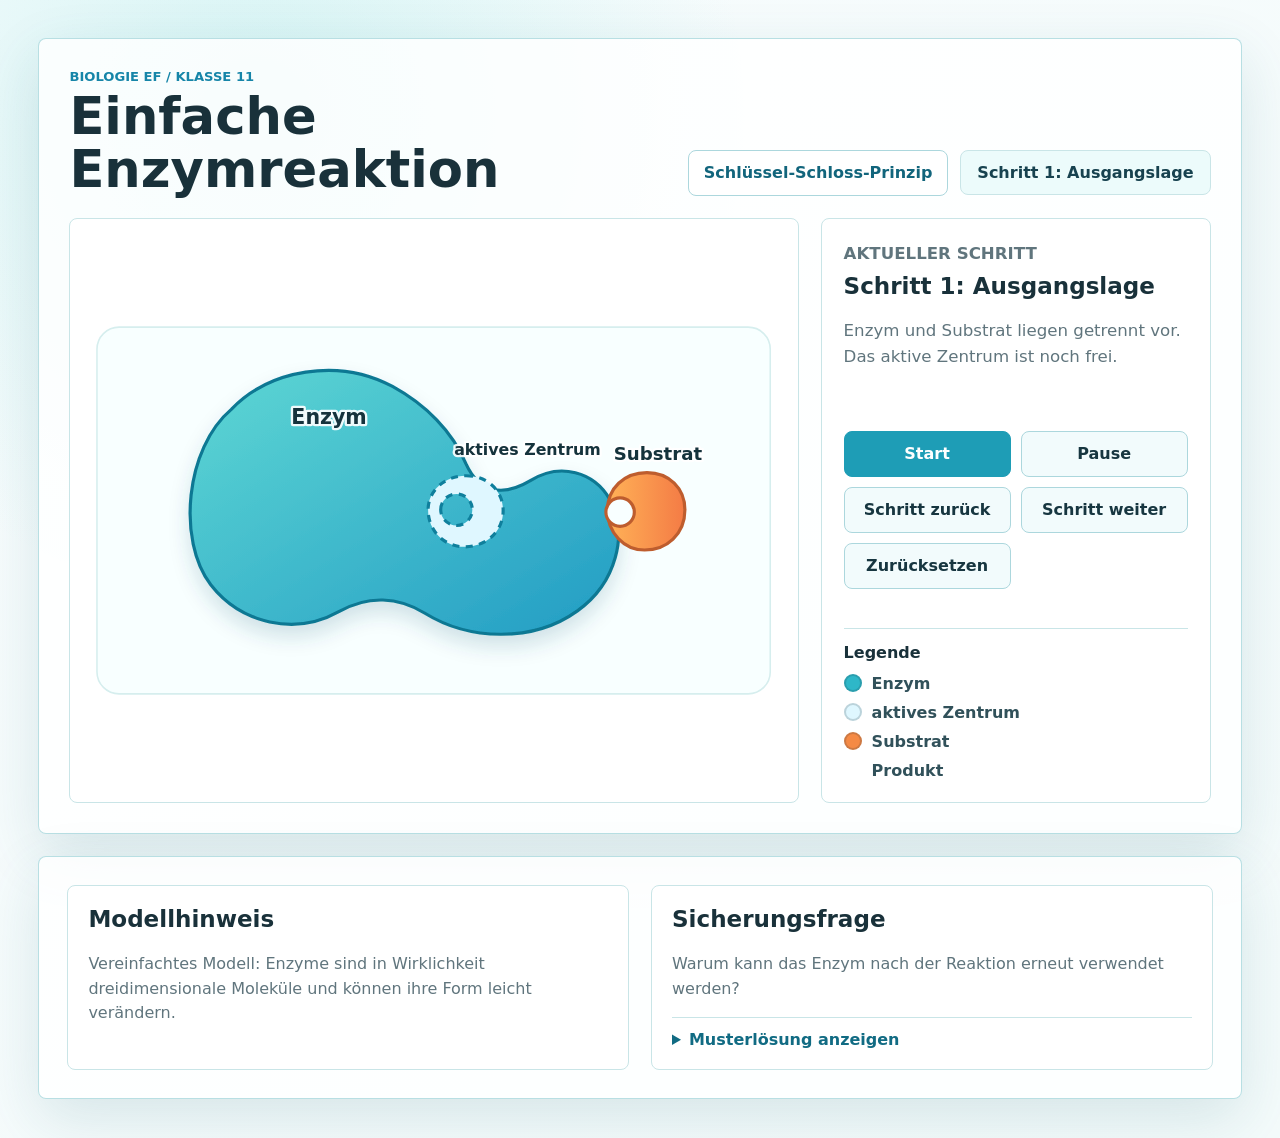
<file: index.html>
<!doctype html>
<html lang="de">
  <head>
    <meta charset="utf-8" />
    <meta name="viewport" content="width=device-width, initial-scale=1" />
    <title>Einfache Enzymreaktion</title>
    <link rel="stylesheet" href="style.css" />
  </head>
  <body>
    <main class="app-shell">
      <section class="stage-panel" aria-labelledby="page-title">
        <div class="top-bar">
          <div>
            <p class="eyebrow">Biologie EF / Klasse 11</p>
            <h1 id="page-title">Einfache Enzymreaktion</h1>
          </div>
          <div class="page-actions">
            <a class="link-button" href="schluessel-schloss.html">Schlüssel-Schloss-Prinzip</a>
            <div class="step-badge" id="stepBadge" aria-live="polite">
              Schritt 1: Ausgangslage
            </div>
          </div>
        </div>

        <div class="simulation-grid">
          <section class="simulation-card" aria-label="Interaktive Simulation">
            <div class="scene" id="scene" data-step="0">
              <svg
                class="reaction-svg"
                viewBox="0 0 900 520"
                role="img"
                aria-labelledby="svgTitle svgDesc"
              >
                <title id="svgTitle">Modell einer einfachen Enzymreaktion</title>
                <desc id="svgDesc">
                  Ein Substrat bindet am aktiven Zentrum eines Enzyms, wird in
                  zwei Produkte umgewandelt und anschließend freigesetzt.
                </desc>

                <defs>
                  <filter id="softShadow" x="-20%" y="-20%" width="140%" height="140%">
                    <feDropShadow dx="0" dy="14" stdDeviation="13" flood-color="#145069" flood-opacity="0.16" />
                  </filter>
                  <linearGradient id="enzymeGradient" x1="0" x2="1" y1="0" y2="1">
                    <stop offset="0%" stop-color="#5ed7d4" />
                    <stop offset="100%" stop-color="#229cc4" />
                  </linearGradient>
                  <linearGradient id="substrateGradient" x1="0" x2="1">
                    <stop offset="0%" stop-color="#ffb257" />
                    <stop offset="100%" stop-color="#f47b45" />
                  </linearGradient>
                  <linearGradient id="productGradient" x1="0" x2="1">
                    <stop offset="0%" stop-color="#ffd96d" />
                    <stop offset="100%" stop-color="#ff9e48" />
                  </linearGradient>
                </defs>

                <rect class="work-area" x="24" y="28" width="852" height="464" rx="28" />

                <g class="enzyme-group info-target" data-info="enzyme" tabindex="0" role="button" aria-label="Info: Enzym">
                  <path
                    class="enzyme-body"
                    d="M194 132
                       C242 82 329 66 398 103
                       C440 126 474 160 491 201
                       C508 238 538 243 573 222
                       C610 199 653 211 673 246
                       C697 289 681 352 632 387
                       C575 428 494 424 439 390
                       C405 369 367 367 330 388
                       C275 419 206 403 168 354
                       C125 298 136 181 194 132Z"
                    filter="url(#softShadow)"
                  />
                  <path
                    class="active-center"
                    d="M491 216
                       C518 216 538 235 538 260
                       C538 287 516 306 489 306
                       C464 306 443 286 443 259
                       C443 236 463 216 491 216Z
                       M459 259
                       C459 248 468 239 479 239
                       C490 239 499 248 499 259
                       C499 270 490 279 479 279
                       C468 279 459 270 459 259Z"
                  />
                  <text class="label label-enzyme" x="270" y="151">Enzym</text>
                  <text class="label label-active" x="476" y="190">aktives Zentrum</text>
                </g>

                <g class="substrate-group molecule info-target" data-info="substrate" tabindex="0" role="button" aria-label="Info: Substrat">
                  <path
                    class="substrate-shape"
                    d="M0 -50
                       C28 -50 48 -30 48 -3
                       C48 28 25 48 -3 48
                       C-29 48 -50 26 -50 -2
                       C-50 -30 -29 -50 0 -50Z"
                  />
                  <circle class="substrate-notch" cx="-34" cy="0" r="18" />
                  <text class="label molecule-label" x="-42" y="-66">Substrat</text>
                </g>

                <g class="complex-label info-target" data-info="complex" tabindex="0" role="button" aria-label="Info: Enzym-Substrat-Komplex">
                  <rect x="418" y="330" width="230" height="44" rx="22" />
                  <text x="435" y="358">Enzym-Substrat-Komplex</text>
                </g>

                <g class="product product-a info-target" data-info="product" tabindex="0" role="button" aria-label="Info: Produkt A">
                  <path class="product-shape" d="M0 -31 C24 -30 40 -14 39 7 C38 31 18 44 -7 39 C-31 34 -42 12 -34 -9 C-27 -26 -16 -31 0 -31Z" />
                  <text class="label product-label" x="-40" y="-48">Produkt</text>
                </g>
                <g class="product product-b info-target" data-info="product" tabindex="0" role="button" aria-label="Info: Produkt B">
                  <path class="product-shape second" d="M0 -29 C22 -25 36 -7 31 14 C26 36 1 45 -20 32 C-39 20 -42 -3 -29 -18 C-20 -29 -11 -32 0 -29Z" />
                </g>

                <path class="motion-path" d="M720 260 C650 260 570 258 494 257" />
                <text class="path-label" x="610" y="238">Bindung am aktiven Zentrum</text>
              </svg>

              <div class="tooltip" id="tooltip" hidden>
                <strong id="tooltipTitle">Enzym</strong>
                <span id="tooltipText"></span>
              </div>
            </div>
          </section>

          <aside class="info-panel" aria-labelledby="currentStepTitle">
            <div class="current-step">
              <p class="eyebrow">Aktueller Schritt</p>
              <h2 id="currentStepTitle">Schritt 1: Ausgangslage</h2>
              <p id="stepText">
                Enzym und Substrat liegen getrennt vor. Das aktive Zentrum ist
                noch frei.
              </p>
            </div>

            <div class="controls" aria-label="Steuerung der Simulation">
              <button type="button" class="primary" id="startBtn">Start</button>
              <button type="button" id="pauseBtn">Pause</button>
              <button type="button" id="prevBtn">Schritt zurück</button>
              <button type="button" id="nextBtn">Schritt weiter</button>
              <button type="button" id="resetBtn">Zurücksetzen</button>
            </div>

            <div class="legend" aria-label="Legende">
              <h3>Legende</h3>
              <div><span class="swatch enzyme"></span>Enzym</div>
              <div><span class="swatch active"></span>aktives Zentrum</div>
              <div><span class="swatch substrate"></span>Substrat</div>
              <div><span class="swatch product"></span>Produkt</div>
            </div>
          </aside>
        </div>
      </section>

      <section class="learning-panel">
        <div class="model-note">
          <h2>Modellhinweis</h2>
          <p>
            Vereinfachtes Modell: Enzyme sind in Wirklichkeit dreidimensionale
            Moleküle und können ihre Form leicht verändern.
          </p>
        </div>

        <div class="question-box">
          <h2>Sicherungsfrage</h2>
          <p>Warum kann das Enzym nach der Reaktion erneut verwendet werden?</p>
          <details>
            <summary>Musterlösung anzeigen</summary>
            <p>
              Das Enzym wird bei der Reaktion nicht verbraucht. Es verändert
              nur kurzzeitig die Bindung des Substrats und liegt danach wieder
              unverändert vor.
            </p>
          </details>
        </div>
      </section>
    </main>

    <script src="script.js"></script>
  </body>
</html>
</file>
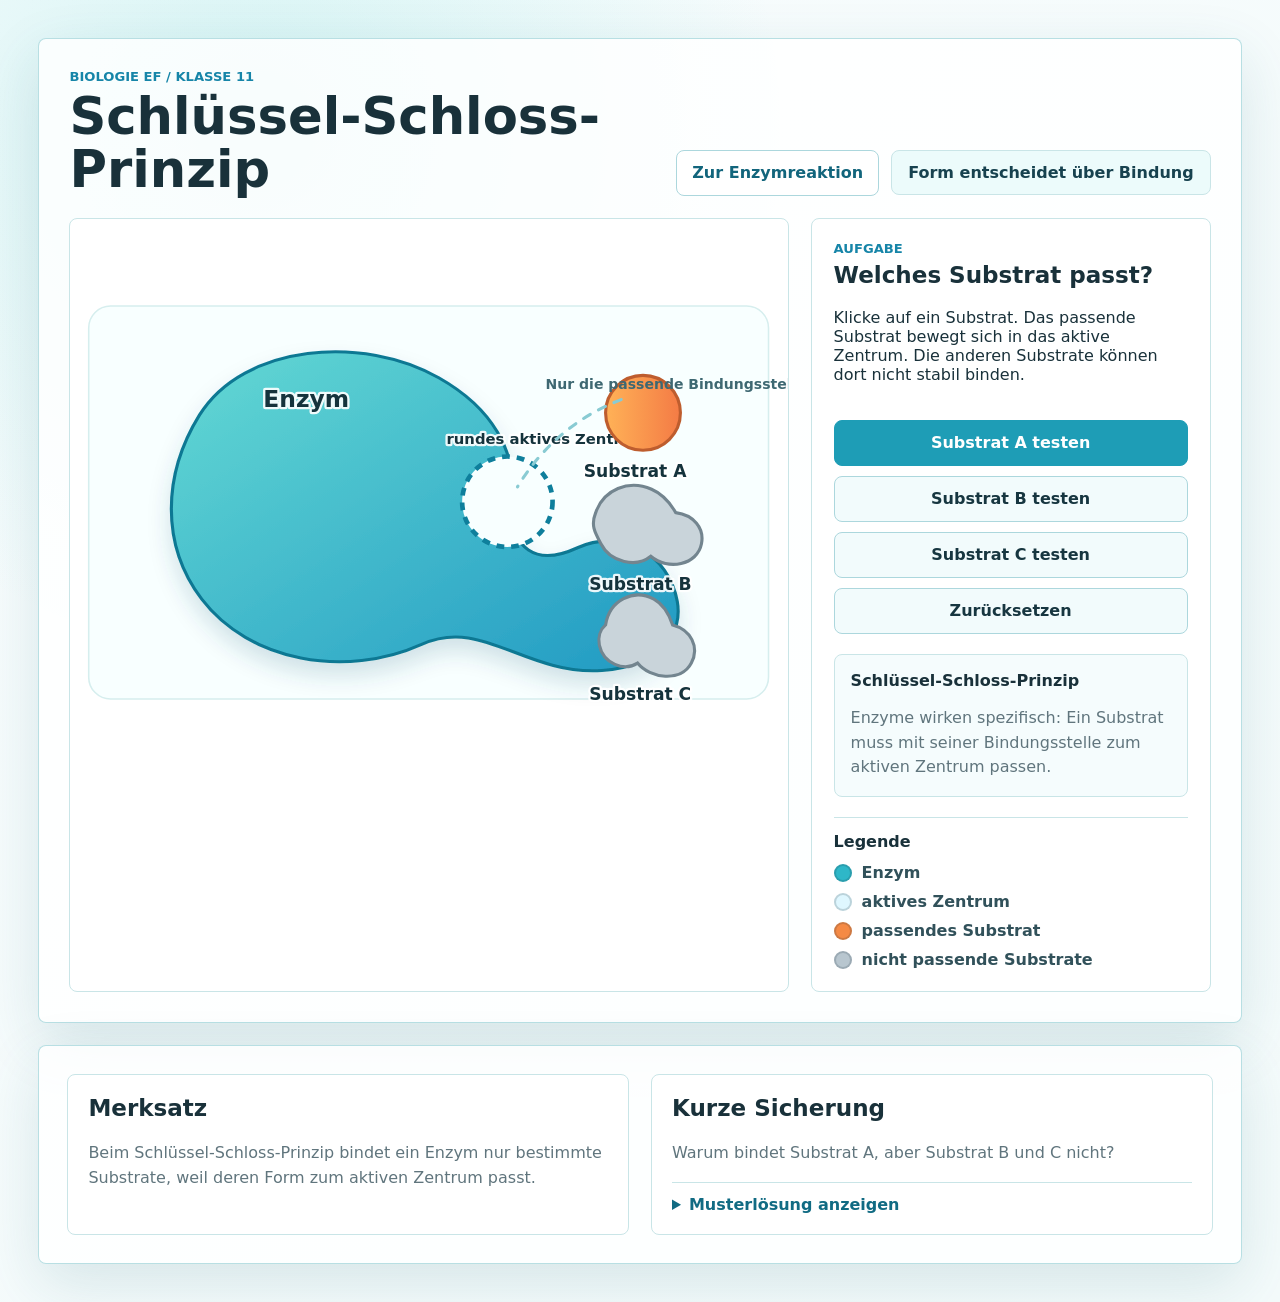
<file: schluessel-schloss.html>
<!doctype html>
<html lang="de">
  <head>
    <meta charset="utf-8" />
    <meta name="viewport" content="width=device-width, initial-scale=1" />
    <title>Schlüssel-Schloss-Prinzip</title>
    <link rel="stylesheet" href="style.css" />
  </head>
  <body>
    <main class="app-shell">
      <section class="stage-panel" aria-labelledby="page-title">
        <div class="top-bar">
          <div>
            <p class="eyebrow">Biologie EF / Klasse 11</p>
            <h1 id="page-title">Schlüssel-Schloss-Prinzip</h1>
          </div>
          <div class="page-actions">
            <a class="link-button" href="index.html">Zur Enzymreaktion</a>
            <div class="step-badge">Form entscheidet über Bindung</div>
          </div>
        </div>

        <div class="lock-grid">
          <section class="simulation-card lock-card" aria-label="Schlüssel-Schloss-Prinzip als Modell">
            <svg
              class="lock-svg"
              viewBox="0 0 920 560"
              role="img"
              aria-labelledby="lockTitle lockDesc"
            >
              <title id="lockTitle">Enzym mit rundem aktivem Zentrum und drei Substraten</title>
              <desc id="lockDesc">
                Drei unterschiedlich geformte Substrate werden mit einem
                runden aktiven Zentrum verglichen. Nur eines passt in die
                Bindungstasche.
              </desc>

              <defs>
                <filter id="lockShadow" x="-20%" y="-20%" width="140%" height="140%">
                  <feDropShadow dx="0" dy="16" stdDeviation="14" flood-color="#145069" flood-opacity="0.16" />
                </filter>
                <linearGradient id="enzymeGradient" x1="0" x2="1" y1="0" y2="1">
                  <stop offset="0%" stop-color="#64d9d4" />
                  <stop offset="100%" stop-color="#2099c3" />
                </linearGradient>
                <linearGradient id="substrateGradient" x1="0" x2="1">
                  <stop offset="0%" stop-color="#ffb257" />
                  <stop offset="100%" stop-color="#f47b45" />
                </linearGradient>
              </defs>

              <rect class="work-area" x="24" y="28" width="872" height="504" rx="28" />

              <g class="lock-enzyme">
                <path
                  class="enzyme-body"
                  d="M166 168
                     C223 76 377 65 473 120
                     C542 159 573 214 568 278
                     C563 342 599 362 651 338
                     C708 312 768 346 779 407
                     C791 475 705 512 620 489
                     C555 472 511 435 451 462
                     C353 506 230 484 169 404
                     C116 334 119 244 166 168Z"
                  filter="url(#lockShadow)"
                />
                <circle class="round-active-center" cx="561" cy="279" r="58" />
                <text class="label lock-enzyme-label" x="248" y="157">Enzym</text>
                <text class="label lock-center-label" x="483" y="205">rundes aktives Zentrum</text>
              </g>

              <g class="lock-substrate round-substrate" data-substrate="round" tabindex="0" role="button" aria-label="Rundes Substrat testen">
                <circle class="candidate round" cx="0" cy="0" r="48" />
                <text class="label candidate-label" x="-76" y="82">Substrat A</text>
                <text class="fit-label" x="-44" y="10">passt</text>
              </g>

              <g class="lock-substrate triangle-substrate" data-substrate="triangle" tabindex="0" role="button" aria-label="Substrat B testen">
                <path
                  class="candidate triangle"
                  d="M-68 -12
                     C-58 -43 -25 -56 4 -43
                     C18 -37 27 -27 35 -13
                     C58 -10 72 7 68 27
                     C63 54 25 62 3 43
                     C-15 58 -49 51 -61 27
                     C-69 12 -74 3 -68 -12Z"
                />
                <text class="label candidate-label" x="-76" y="86">Substrat B</text>
              </g>

              <g class="lock-substrate square-substrate" data-substrate="square" tabindex="0" role="button" aria-label="Substrat C testen">
                <path
                  class="candidate square"
                  d="M-55 -10
                     C-50 -42 -19 -57 7 -43
                     C18 -37 26 -25 31 -10
                     C54 -4 66 18 55 39
                     C42 64 2 59 -14 39
                     C-31 50 -58 40 -63 16
                     C-65 6 -62 -4 -55 -10Z"
                />
                <text class="label candidate-label" x="-76" y="86">Substrat C</text>
              </g>

              <path class="fit-path" d="M707 148 C652 169 606 207 574 260" />
              <text class="path-label lock-path-label" x="610" y="134">Nur die passende Bindungsstelle kann binden.</text>
            </svg>
          </section>

          <aside class="info-panel lock-info" aria-live="polite">
            <div>
              <p class="eyebrow">Aufgabe</p>
              <h2>Welches Substrat passt?</h2>
              <p>
                Klicke auf ein Substrat. Das passende Substrat bewegt sich in
                das aktive Zentrum. Die anderen Substrate können dort nicht
                stabil binden.
              </p>
            </div>

            <div class="controls substrate-controls" aria-label="Substrate testen">
              <button type="button" class="primary" data-choice="round">Substrat A testen</button>
              <button type="button" data-choice="triangle">Substrat B testen</button>
              <button type="button" data-choice="square">Substrat C testen</button>
              <button type="button" id="lockResetBtn">Zurücksetzen</button>
            </div>

            <div class="feedback-box" id="feedbackBox">
              <h3>Schlüssel-Schloss-Prinzip</h3>
              <p>
                Enzyme wirken spezifisch: Das Substrat muss in seiner Form zum
                aktiven Zentrum passen.
              </p>
            </div>

            <div class="legend" aria-label="Legende">
              <h3>Legende</h3>
              <div><span class="swatch enzyme"></span>Enzym</div>
              <div><span class="swatch active"></span>aktives Zentrum</div>
              <div><span class="swatch substrate"></span>passendes Substrat</div>
              <div><span class="swatch wrong"></span>nicht passende Substrate</div>
            </div>
          </aside>
        </div>
      </section>

      <section class="learning-panel">
        <div class="model-note">
          <h2>Merksatz</h2>
          <p>
            Beim Schlüssel-Schloss-Prinzip bindet ein Enzym nur bestimmte
            Substrate, weil deren Form zum aktiven Zentrum passt.
          </p>
        </div>

        <div class="question-box">
          <h2>Kurze Sicherung</h2>
          <p>Warum bindet Substrat A, aber Substrat B und C nicht?</p>
          <details>
            <summary>Musterlösung anzeigen</summary>
            <p>
              Substrat A ist rund und passt in das runde aktive Zentrum.
              Substrat B und C haben anders angeordnete Bindungsbereiche und
              können deshalb nicht stabil am aktiven Zentrum binden.
            </p>
          </details>
        </div>
      </section>
    </main>

    <script src="lock-key.js"></script>
  </body>
</html>
</file>
<file: style.css>
:root {
  --bg: #f4fbfb;
  --panel: #ffffff;
  --ink: #19313a;
  --muted: #60757d;
  --line: #c9e5e7;
  --enzyme: #2eb7c8;
  --enzyme-dark: #1685a8;
  --active: #dff7ff;
  --active-stroke: #0f7f9c;
  --substrate: #f58a45;
  --product: #f8bd42;
  --shadow: 0 20px 60px rgba(30, 97, 116, 0.14);
  font-family: Inter, ui-sans-serif, system-ui, -apple-system, BlinkMacSystemFont,
    "Segoe UI", sans-serif;
}

* {
  box-sizing: border-box;
}

body {
  margin: 0;
  min-height: 100vh;
  background:
    radial-gradient(circle at 20% 10%, rgba(94, 215, 212, 0.22), transparent 34%),
    linear-gradient(135deg, #f7fcfd 0%, var(--bg) 100%);
  color: var(--ink);
}

button,
summary,
.info-target {
  cursor: pointer;
}

.app-shell {
  width: min(1440px, 100%);
  margin: 0 auto;
  padding: clamp(18px, 3vw, 42px);
}

.stage-panel,
.learning-panel {
  background: rgba(255, 255, 255, 0.82);
  border: 1px solid rgba(177, 220, 224, 0.9);
  border-radius: 8px;
  box-shadow: var(--shadow);
}

.stage-panel {
  padding: clamp(18px, 2.4vw, 30px);
}

.top-bar {
  display: flex;
  align-items: end;
  justify-content: space-between;
  gap: 18px;
  margin-bottom: 22px;
}

.eyebrow {
  margin: 0 0 6px;
  color: var(--enzyme-dark);
  font-size: 0.82rem;
  font-weight: 800;
  letter-spacing: 0;
  text-transform: uppercase;
}

h1,
h2,
h3,
p {
  margin-top: 0;
}

h1 {
  margin-bottom: 0;
  font-size: clamp(2rem, 4vw, 4rem);
  line-height: 1.03;
}

h2 {
  font-size: clamp(1.2rem, 1.8vw, 1.7rem);
  line-height: 1.16;
}

h3 {
  font-size: 1rem;
}

.step-badge {
  flex: 0 0 auto;
  max-width: 420px;
  padding: 12px 16px;
  border: 1px solid var(--line);
  border-radius: 8px;
  background: #ecfbfb;
  color: #17424f;
  font-weight: 800;
}

.page-actions {
  display: flex;
  flex: 0 0 auto;
  align-items: center;
  justify-content: flex-end;
  gap: 12px;
  flex-wrap: wrap;
}

.link-button {
  display: inline-flex;
  align-items: center;
  justify-content: center;
  min-height: 46px;
  padding: 10px 15px;
  border: 1px solid #acd7dd;
  border-radius: 8px;
  background: #ffffff;
  color: #12657c;
  font-weight: 850;
  text-decoration: none;
  transition:
    background 160ms ease,
    border-color 160ms ease,
    transform 160ms ease;
}

.link-button:hover {
  transform: translateY(-1px);
  border-color: #6fbfcb;
  background: #eaf9fb;
}

.simulation-grid {
  display: grid;
  grid-template-columns: minmax(0, 1fr) minmax(280px, 390px);
  gap: 22px;
}

.simulation-card,
.info-panel,
.learning-panel > div {
  border: 1px solid var(--line);
  border-radius: 8px;
  background: var(--panel);
}

.simulation-card {
  min-height: 560px;
  overflow: hidden;
}

.scene {
  position: relative;
  min-height: 100%;
  padding: 8px;
}

.reaction-svg {
  display: block;
  width: 100%;
  height: min(63vh, 660px);
  min-height: 510px;
}

.work-area {
  fill: #f8ffff;
  stroke: #d6eeee;
  stroke-width: 2;
}

.enzyme-body {
  fill: url(#enzymeGradient);
  stroke: #0d7893;
  stroke-width: 4;
}

.active-center {
  fill: var(--active);
  fill-rule: evenodd;
  stroke: var(--active-stroke);
  stroke-width: 4;
  stroke-dasharray: 9 8;
}

.substrate-group,
.product {
  transform-box: fill-box;
  transform-origin: center;
  transition:
    opacity 500ms ease,
    transform 1100ms cubic-bezier(0.2, 0.85, 0.22, 1);
}

.substrate-group {
  transform: translate(720px, 262px);
}

.substrate-shape {
  fill: url(#substrateGradient);
  stroke: #be5d2e;
  stroke-width: 4;
}

.substrate-notch {
  fill: #f8ffff;
  stroke: #be5d2e;
  stroke-width: 4;
}

.product {
  opacity: 0;
  pointer-events: none;
}

.product-a {
  transform: translate(487px, 249px) scale(0.85);
}

.product-b {
  transform: translate(527px, 276px) scale(0.82);
}

.product-shape {
  fill: url(#productGradient);
  stroke: #c97924;
  stroke-width: 4;
}

.product-shape.second {
  fill: #ffd95f;
}

.label {
  fill: #15333c;
  font-size: 26px;
  font-weight: 850;
  paint-order: stroke;
  stroke: rgba(255, 255, 255, 0.9);
  stroke-width: 6px;
  stroke-linejoin: round;
}

.label-active {
  font-size: 20px;
}

.molecule-label,
.product-label {
  font-size: 23px;
}

.complex-label {
  opacity: 0;
  pointer-events: none;
  transition: opacity 450ms ease;
}

.complex-label rect {
  fill: #e8fbff;
  stroke: #86cedb;
  stroke-width: 2;
}

.complex-label text {
  fill: #15333c;
  font-size: 22px;
  font-weight: 850;
}

.motion-path {
  fill: none;
  stroke: #89cbd3;
  stroke-width: 4;
  stroke-linecap: round;
  stroke-dasharray: 10 12;
  opacity: 0;
  transition: opacity 400ms ease;
}

.path-label {
  fill: #3e6872;
  font-size: 18px;
  font-weight: 750;
  opacity: 0;
  transition: opacity 400ms ease;
}

.scene[data-step="1"] .substrate-group {
  transform: translate(565px, 260px);
}

.scene[data-step="1"] .motion-path,
.scene[data-step="1"] .path-label {
  opacity: 1;
}

.scene[data-step="2"] .substrate-group,
.scene[data-step="3"] .substrate-group {
  transform: translate(492px, 257px) scale(0.82);
}

.scene[data-step="2"] .complex-label,
.scene[data-step="3"] .complex-label {
  opacity: 1;
  pointer-events: auto;
}

.scene[data-step="3"] .substrate-group,
.scene[data-step="4"] .substrate-group,
.scene[data-step="5"] .substrate-group {
  opacity: 0;
  pointer-events: none;
}

.scene[data-step="3"] .product,
.scene[data-step="4"] .product,
.scene[data-step="5"] .product {
  opacity: 1;
  pointer-events: auto;
}

.scene[data-step="4"] .product-a {
  transform: translate(586px, 193px) scale(0.92);
}

.scene[data-step="4"] .product-b {
  transform: translate(617px, 326px) scale(0.92);
}

.scene[data-step="5"] .product-a {
  transform: translate(705px, 151px) scale(0.95);
}

.scene[data-step="5"] .product-b {
  transform: translate(746px, 363px) scale(0.95);
}

.scene[data-step="5"] .complex-label {
  opacity: 0;
}

.info-target:focus-visible {
  outline: 4px solid #1d738c;
  outline-offset: 8px;
}

.tooltip {
  position: absolute;
  z-index: 5;
  left: 50%;
  bottom: 18px;
  width: min(430px, calc(100% - 36px));
  transform: translateX(-50%);
  padding: 14px 16px;
  border: 1px solid #b7dfe3;
  border-radius: 8px;
  background: #ffffff;
  box-shadow: 0 14px 38px rgba(18, 72, 85, 0.16);
}

.tooltip strong {
  display: block;
  margin-bottom: 5px;
}

.tooltip span {
  color: var(--muted);
}

.info-panel {
  display: flex;
  flex-direction: column;
  gap: 20px;
  padding: 22px;
}

.current-step {
  min-height: 170px;
}

.current-step p {
  color: var(--muted);
  font-size: 1.04rem;
  line-height: 1.55;
}

.controls {
  display: grid;
  grid-template-columns: 1fr 1fr;
  gap: 10px;
}

button {
  min-height: 46px;
  border: 1px solid #acd7dd;
  border-radius: 8px;
  background: #f2fbfc;
  color: #173640;
  font: inherit;
  font-weight: 800;
  transition:
    background 160ms ease,
    border-color 160ms ease,
    transform 160ms ease;
}

button:hover {
  transform: translateY(-1px);
  border-color: #6fbfcb;
  background: #e5f8fa;
}

button:active {
  transform: translateY(0);
}

button.primary {
  background: #1e9db6;
  border-color: #1e9db6;
  color: #ffffff;
}

.legend {
  display: grid;
  gap: 10px;
  margin-top: auto;
  padding-top: 14px;
  border-top: 1px solid var(--line);
}

.legend h3 {
  margin-bottom: 2px;
}

.legend div {
  display: flex;
  align-items: center;
  gap: 10px;
  color: #31515a;
  font-weight: 700;
}

.swatch {
  display: inline-block;
  width: 18px;
  height: 18px;
  border-radius: 50%;
  border: 2px solid rgba(25, 49, 58, 0.18);
}

.swatch.enzyme {
  background: var(--enzyme);
}

.swatch.active {
  background: var(--active);
}

.swatch.substrate {
  background: var(--substrate);
}

.swatch.product {
  background: var(--product);
}

.swatch.wrong {
  background: #b8c6cf;
}

.lock-grid {
  display: grid;
  grid-template-columns: minmax(0, 1fr) minmax(290px, 400px);
  gap: 22px;
}

.lock-card {
  min-height: 560px;
}

.lock-svg {
  display: block;
  width: 100%;
  height: min(63vh, 660px);
  min-height: 510px;
}

.round-active-center {
  fill: #f8ffff;
  stroke: var(--active-stroke);
  stroke-width: 6;
  stroke-dasharray: 10 9;
}

.lock-enzyme-label {
  font-size: 30px;
}

.lock-center-label {
  font-size: 19px;
}

.lock-substrate {
  transform-box: fill-box;
  transform-origin: center;
  transition:
    opacity 300ms ease,
    transform 1000ms cubic-bezier(0.2, 0.85, 0.22, 1);
}

.round-substrate {
  transform: translate(735px, 165px);
}

.triangle-substrate {
  transform: translate(742px, 306px);
}

.square-substrate {
  transform: translate(742px, 447px);
}

.candidate {
  stroke-width: 4;
}

.candidate.round {
  fill: url(#substrateGradient);
  stroke: #be5d2e;
}

.candidate.triangle,
.candidate.square {
  fill: #c9d4da;
  stroke: #73858f;
}

.candidate-label {
  font-size: 22px;
}

.fit-label {
  fill: #15333c;
  font-size: 19px;
  font-weight: 850;
  opacity: 0;
  paint-order: stroke;
  stroke: rgba(255, 255, 255, 0.9);
  stroke-width: 5px;
  stroke-linejoin: round;
}

.fit-path {
  fill: none;
  stroke: #89cbd3;
  stroke-width: 4;
  stroke-linecap: round;
  stroke-dasharray: 10 12;
}

.lock-path-label {
  opacity: 1;
}

.lock-card[data-choice="round"] .round-substrate {
  transform: translate(561px, 279px) scale(0.95);
}

.lock-card[data-choice="round"] .fit-label {
  opacity: 1;
}

.lock-card[data-choice="triangle"] .triangle-substrate {
  transform: translate(742px, 306px) rotate(-7deg);
}

.lock-card[data-choice="square"] .square-substrate {
  transform: translate(742px, 447px) rotate(7deg);
}

.lock-card[data-choice="triangle"] .triangle-substrate .candidate,
.lock-card[data-choice="square"] .square-substrate .candidate {
  fill: #d8e0e4;
  stroke: #566d78;
}

.feedback-box {
  padding: 16px;
  border: 1px solid var(--line);
  border-radius: 8px;
  background: #f5fcfd;
}

.feedback-box p {
  margin-bottom: 0;
  color: var(--muted);
  line-height: 1.55;
}

.substrate-controls {
  grid-template-columns: 1fr;
}

.learning-panel {
  display: grid;
  grid-template-columns: 1fr 1fr;
  gap: 22px;
  margin-top: 22px;
  padding: clamp(18px, 2.4vw, 28px);
}

.learning-panel > div {
  padding: 20px;
}

.learning-panel p,
details p {
  color: var(--muted);
  line-height: 1.55;
}

details {
  margin-top: 12px;
  border-top: 1px solid var(--line);
  padding-top: 12px;
}

summary {
  color: #116b83;
  font-weight: 850;
}

@media (max-width: 1040px) {
  .simulation-grid,
  .lock-grid,
  .learning-panel {
    grid-template-columns: 1fr;
  }

  .simulation-card {
    min-height: 440px;
  }

  .reaction-svg {
    height: auto;
    min-height: 400px;
  }

  .lock-svg {
    height: auto;
    min-height: 420px;
  }

  .info-panel {
    display: grid;
    grid-template-columns: 1fr 1fr;
  }

  .legend {
    margin-top: 0;
    padding-top: 0;
    border-top: 0;
  }
}

@media (max-width: 700px) {
  .app-shell {
    padding: 12px;
  }

  .top-bar {
    align-items: stretch;
    flex-direction: column;
  }

  .page-actions {
    justify-content: stretch;
  }

  .page-actions > * {
    width: 100%;
  }

  .step-badge {
    max-width: none;
  }

  .info-panel {
    grid-template-columns: 1fr;
  }

  .controls {
    grid-template-columns: 1fr;
  }

  .reaction-svg {
    min-height: 330px;
  }

  .lock-svg {
    min-height: 330px;
  }
}
</file>
